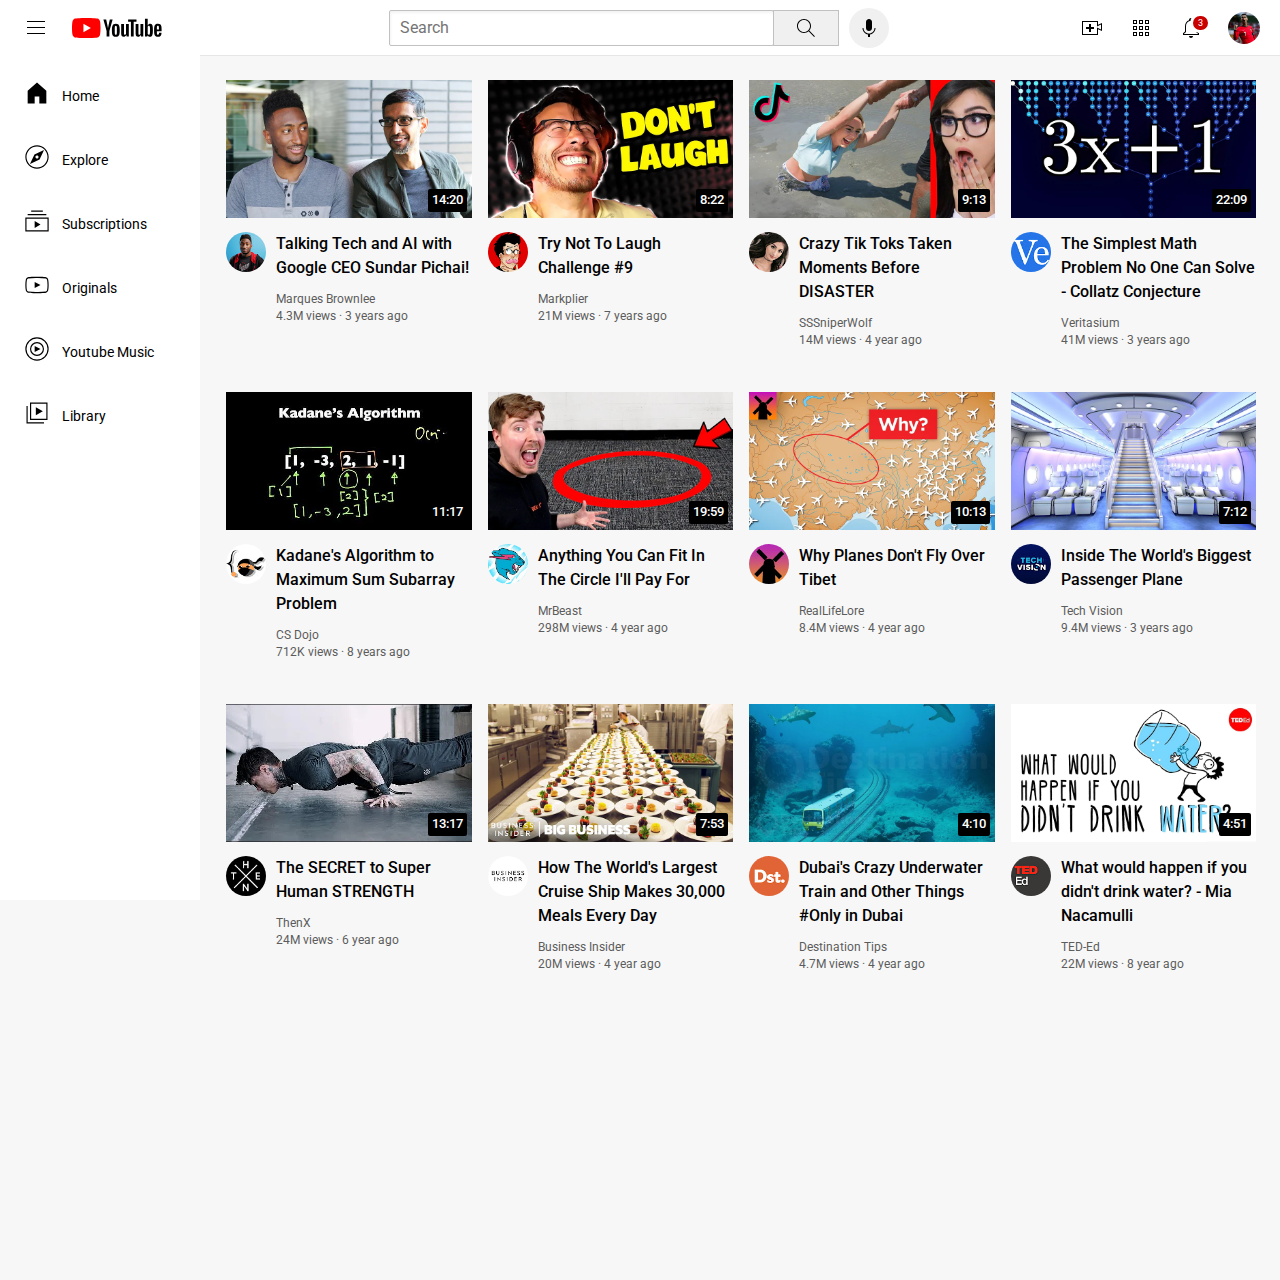
<file: index.html>
<!DOCTYPE html>
<html>

<head>
    <title>youtube.com clone</title>
    <link rel="preconnect" href="https://fonts.googleapis.com">
    <link rel="preconnect" href="https://fonts.gstatic.com" crossorigin>
    <link
        href="https://fonts.googleapis.com/css2?family=Roboto:ital,wght@0,100;0,300;0,400;0,500;0,700;0,900;1,100;1,300;1,400;1,500;1,700;1,900&display=swap"
        rel="stylesheet">
    <link rel="stylesheet" href="styles/video.css">
    <link rel="stylesheet" href="styles/header.css">
    <link rel="stylesheet" href="styles/general.css">

</head>

<body>
    <header class="header">
        <div class="left-section">
            <img class="hamburger-menu" src="icons/hamburger-menu.svg">
            <img class="youtube-logo" src="icons/youtube-logo.svg">
        </div>
        <div class="middle-section">
            <input class="search-bar" type="search" placeholder="Search">
            <button class="search-button"> <img class="search-icon" src="icons/search.svg">
                <div class="tooltip">Search</div>
            </button>
            <button class="voice-search-button"> <img class="voice-search-icon" src="icons/voice-search-icon.svg">
                <div class="tooltip">Search with your voice</div>
            </button>
        </div>
        <div class="right-section">
            <div class="upload-icon-container">
                <img class="upload-icon" src="icons/upload.svg">
                <div class="tooltip">Create</div>
            </div>
            <div class="youtube-apps-container">
                <img class="youtube-apps-icon" src="icons/youtube-apps.svg">
                <div class="tooltip">Youtube Apps</div>
            </div>
            <div class="notifications">

                <img class="notifications-icon" src="icons/notifications.svg">
                <div class="tooltip">Notifications</div>

                <div class="notifications-number">3</div>
            </div>
            <img class="current-user-profile" src="icons/ronaldo.jpg">
        </div>


    </header>
    <nav class="sidebar">
        <div class="icons-container">
            <img src="icons/home.svg">
            <div class="icon-name">Home</div>
        </div>
        <div class="icons-container">
            <img src="icons/explore.svg">
            <div class="icon-name">Explore</div>
        </div>
        <div class="icons-container">
            <img src="icons/subscriptions.svg">
            <div class="icon-name">Subscriptions</div>
        </div>
        <div class="icons-container">
            <img src="icons/originals.svg">
            <div class="icon-name">Originals</div>
        </div>
        <div class="icons-container">
            <img src="icons/youtube-music.svg">
            <div class="icon-name">Youtube Music</div>
        </div>
        <div class="icons-container">
            <img src="icons/library.svg">
            <div class="icon-name">Library</div>
        </div>
    </nav>

    <main class="gridding">
        <div class="video-1">
            <a class="thumbnail-row" href="https://www.youtube.com/watch?v=n2RNcPRtAiY">
                <img class="video-thumbnail" src="thumbnails/thumbnail-1.webp">
                <div class="duration">14:20</div>
            </a>

            <div class="row-2">

                <div class="picture-tooltip-column-1">
                    <div class="profile-container">
                        <a href="https://www.youtube.com/c/mkbhd">
                            <img class="profile" src="channel-profiles/channel-1.jpeg">

                        </a>
                        <div class="profile-tooltip-container">
                            <img class="tooltip-profile" src="channel-profiles/channel-1.jpeg">
                            <div class="tooltip-column-2">
                                <div class="tooltip-name"> Marques Brownlee</div>
                                <div class="tooltip-stats"> 19.5M subscribers</div>
                            </div>
                        </div>
                    </div>
                </div>

                <div class="video-info">
                    <a href="https://www.youtube.com/watch?v=n2RNcPRtAiY" target="_blank" class="video-title-link">
                        <p class="video-title"> Talking Tech and AI with Google CEO Sundar Pichai!</p>
                    </a>
                    <a class="video-title-link" href="https://www.youtube.com/c/mkbhd">
                        <p class="video-author"> Marques Brownlee</p>
                    </a>
                    <p class="video-stats"> 4.3M views &middot; 3 years ago</p>
                </div>

            </div>



        </div>
        <div class="video-1">
            <a class="thumbnail-row" href="https://www.youtube.com/watch?v=mP0RAo9SKZk">
                <img class="video-thumbnail" src="thumbnails/thumbnail-2.webp">
                <div class="duration">8:22</div>
            </a>
            <div class="row-2">
                <div class="picture-tooltip-column-1">
                    <div class="profile-container">
                        <a href="https://www.youtube.com/c/markiplier">
                            <img class="profile" src="channel-profiles/channel-2.jpeg">

                        </a>
                        <div class="profile-tooltip-container">
                            <img class="tooltip-profile" src="channel-profiles/channel-2.jpeg">
                            <div class="tooltip-column-2">
                                <div class="tooltip-name">Markplier</div>
                                <div class="tooltip-stats"> 37M subscribers</div>
                            </div>
                        </div>
                    </div>
                </div>
                <div class="video-info">
                    <a href="https://www.youtube.com/watch?v=mP0RAo9SKZk" target="_blank" class="video-title-link">

                        <p class="video-title"> Try Not To Laugh Challenge #9</p>
                    </a>
                    <a class="video-title-link" href="https://www.youtube.com/c/markiplier">

                        <p class="video-author"> Markplier</p>
                    </a>
                    <p class="video-stats"> 21M views &middot; 7 years ago</p>
                </div>

            </div>

        </div>
        <div class="video-1">
            <a class="thumbnail-row" href="https://www.youtube.com/watch?v=FgjPQQeTh1w">
                <img class="video-thumbnail" src="thumbnails/thumbnail-3.webp">
                <div class="duration">9:13</div>
            </a>
            <div class="row-2">
                <div class="picture-tooltip-column-1">
                    <div class="profile-container">
                        <a href="https://www.youtube.com/user/SSSniperWolf">
                            <img class="profile" src="channel-profiles/channel-3.jpeg">

                        </a>
                        <div class="profile-tooltip-container">
                            <img class="tooltip-profile" src="channel-profiles/channel-3.jpeg">
                            <div class="tooltip-column-2">
                                <div class="tooltip-name">SSSniperWolf</div>
                                <div class="tooltip-stats"> 34.6M subscribers</div>
                            </div>
                        </div>
                    </div>
                </div>
                <div class="video-info">
                    <a href="https://www.youtube.com/watch?v=FgjPQQeTh1w" target="_blank" class="video-title-link">
                        <p class="video-title">Crazy Tik Toks Taken Moments Before DISASTER</p>
                    </a>
                    <a class="video-title-link" href="https://www.youtube.com/user/SSSniperWolf">

                        <p class="video-author"> SSSniperWolf</p>
                    </a>
                    <p class="video-stats"> 14M views &middot; 4 year ago</p>
                </div>

            </div>

        </div>
        <div class="video-1">
            <a class="thumbnail-row" href="https://www.youtube.com/watch?v=094y1Z2wpJg">
                <img class="video-thumbnail" src="thumbnails/thumbnail-4.webp">
                <div class="duration">22:09</div>
            </a>
            <div class="row-2">
                <div class="picture-tooltip-column-1">
                    <div class="profile-container">
                        <a href="https://www.youtube.com/c/veritasium">
                            <img class="profile" src="channel-profiles/channel-4.jpeg">

                        </a>
                        <div class="profile-tooltip-container">
                            <img class="tooltip-profile" src="channel-profiles/channel-4.jpeg">
                            <div class="tooltip-column-2">
                                <div class="tooltip-name"> Veritasium</div>
                                <div class="tooltip-stats"> 16.2M subscribers</div>
                            </div>
                        </div>
                    </div>
                </div>
                <div class="video-info">
                    <a href="https://www.youtube.com/watch?v=094y1Z2wpJg" target="_blank" class="video-title-link">

                        <p class="video-title">The Simplest Math Problem No One Can Solve - Collatz Conjecture</p>
                    </a>
                    <a class="video-title-link" href="https://www.youtube.com/c/veritasium">

                        <p class="video-author">Veritasium</p>
                    </a>
                    <p class="video-stats">
                        41M views &middot; 3 years ago</p>
                </div>

            </div>

        </div>
        <div class="video-1">
            <a class="thumbnail-row" href="https://www.youtube.com/watch?v=86CQq3pKSUw">
                <img class="video-thumbnail" src="thumbnails/thumbnail-5.webp">
                <div class="duration">11:17</div>
            </a>
            <div class="row-2">
                <div class="picture-tooltip-column-1">
                    <div class="profile-container">
                        <a href="https://www.youtube.com/c/CSDojo">
                            <img class="profile" src="channel-profiles/channel-5.jpeg">

                        </a>
                        <div class="profile-tooltip-container">
                            <img class="tooltip-profile" src="channel-profiles/channel-5.jpeg">
                            <div class="tooltip-column-2">
                                <div class="tooltip-name">CS Dojo</div>
                                <div class="tooltip-stats"> 1.94M subscribers</div>
                            </div>
                        </div>
                    </div>
                </div>
                <div class="video-info">
                    <a href="https://www.youtube.com/watch?v=86CQq3pKSUw" target="_blank" class="video-title-link">
                        <p class="video-title">Kadane's Algorithm to Maximum Sum Subarray Problem</p>

                    </a>
                    <a class="video-title-link" href="https://www.youtube.com/c/CSDojo">

                        <p class="video-author"> CS Dojo</p>
                    </a>
                    <p class="video-stats">
                        712K views &middot; 8 years ago</p>
                </div>

            </div>

        </div>
        <div class="video-1">
            <a class="thumbnail-row" href="https://www.youtube.com/watch?v=yXWw0_UfSFg">
                <img class="video-thumbnail" src="thumbnails/thumbnail-6.webp">
                <div class="duration">19:59</div>
            </a>
            <div class="row-2">
                <div class="picture-tooltip-column-1">
                    <div class="profile-container">
                        <a href="https://www.youtube.com/channel/UCX6OQ3DkcsbYNE6H8uQQuVA">
                            <img class="profile" src="channel-profiles/channel-6.jpeg">

                        </a>
                        <div class="profile-tooltip-container">
                            <img class="tooltip-profile" src="channel-profiles/channel-6.jpeg">
                            <div class="tooltip-column-2">
                                <div class="tooltip-name"> MrBeast</div>
                                <div class="tooltip-stats"> 318M subscribers</div>
                            </div>
                        </div>
                    </div>
                </div>
                <div class="video-info">
                    <a href="https://www.youtube.com/watch?v=yXWw0_UfSFg" target="_blank" class="video-title-link">


                        <p class="video-title">
                            Anything You Can Fit In The Circle I&#39;ll Pay For</p>
                    </a>
                    <a class="video-title-link" href="https://www.youtube.com/channel/UCX6OQ3DkcsbYNE6H8uQQuVA">

                        <p class="video-author">MrBeast</p>
                    </a>
                    <p class="video-stats"> 298M views &middot; 4 year ago</p>
                </div>
            </div>
        </div>



        <div class="video-1">
            <a class="thumbnail-row" href="https://www.youtube.com/watch?v=fNVa1qMbF9Y">
                <img class="video-thumbnail" src="thumbnails/thumbnail-7.webp">
                <div class="duration">10:13</div>
            </a>
            <div class="row-2">
                <div class="picture-tooltip-column-1">
                    <div class="profile-container">
                        <a href="https://www.youtube.com/channel/UCP5tjEmvPItGyLhmjdwP7Ww">
                            <img class="profile" src="channel-profiles/channel-7.jpeg">

                        </a>
                        <div class="profile-tooltip-container">
                            <img class="tooltip-profile" src="channel-profiles/channel-7.jpeg">
                            <div class="tooltip-column-2">
                                <div class="tooltip-name"> RealLifeLore</div>
                                <div class="tooltip-stats"> 7.59M subscribers</div>
                            </div>
                        </div>
                    </div>
                </div>
                <div class="video-info">
                    <a href="https://www.youtube.com/watch?v=fNVa1qMbF9Y" target="_blank" class="video-title-link">

                        <p class="video-title">Why Planes Don't Fly Over Tibet</p>
                    </a>
                    <a class="video-title-link" href="https://www.youtube.com/channel/UCP5tjEmvPItGyLhmjdwP7Ww">

                        <p class="video-author">RealLifeLore</p>
                    </a>
                    <p class="video-stats"> 8.4M views &middot; 4 year ago</p>
                </div>

            </div>

        </div>
        <div class="video-1">
            <a class="thumbnail-row" href="https://www.youtube.com/watch?v=lFm4EM1juls">
                <img class="video-thumbnail" src="thumbnails/thumbnail-8.webp">
                <div class="duration">7:12</div>
            </a>
            <div class="row-2">
                <div class="picture-tooltip-column-1">
                    <div class="profile-container">
                        <a href="https://www.youtube.com/channel/UCHAK6CyegY22Zj2GWrcaIxg">
                            <img class="profile" src="channel-profiles/channel-8.jpeg">

                        </a>
                        <div class="profile-tooltip-container">
                            <img class="tooltip-profile" src="channel-profiles/channel-8.jpeg">
                            <div class="tooltip-column-2">
                                <div class="tooltip-name"> Tech Vision</div>
                                <div class="tooltip-stats"> 839k subscribers</div>
                            </div>
                        </div>
                    </div>
                </div>
                <div class="video-info">
                    <a href="https://www.youtube.com/watch?v=lFm4EM1juls" target="_blank" class="video-title-link">

                        <p class="video-title">
                            Inside The World's Biggest Passenger Plane</p>
                    </a>
                    <a class="video-title-link" href="https://www.youtube.com/channel/UCHAK6CyegY22Zj2GWrcaIxg">
                        <p class="video-author">Tech Vision</p>

                    </a>
                    <p class="video-stats"> 9.4M views &middot; 3 years ago</p>
                </div>

            </div>

        </div>
        <div class="video-1">
            <a class="thumbnail-row" href="https://www.youtube.com/watch?v=ixmxOlcrlUc">
                <img class="video-thumbnail" src="thumbnails/thumbnail-9.webp">
                <div class="duration">13:17</div>
            </a>
            <div class="row-2">
                <div class="picture-tooltip-column-1">
                    <div class="profile-container">
                        <a href="https://www.youtube.com/c/OFFICIALTHENXSTUDIOS">
                            <img class="profile" src="channel-profiles/channel-9.jpeg">

                        </a>
                        <div class="profile-tooltip-container">
                            <img class="tooltip-profile" src="channel-profiles/channel-9.jpeg">
                            <div class="tooltip-column-2">
                                <div class="tooltip-name">ThenX</div>
                                <div class="tooltip-stats"> 7.8M subscribers</div>
                            </div>
                        </div>
                    </div>
                </div>
                <div class="video-info">
                    <a href="https://www.youtube.com/watch?v=ixmxOlcrlUc" target="_blank" class="video-title-link">


                        <p class="video-title">
                            The SECRET to Super Human STRENGTH</p>
                    </a>
                    <a class="video-title-link" href="https://www.youtube.com/c/OFFICIALTHENXSTUDIOS">

                        <p class="video-author">ThenX</p>
                    </a>
                    <p class="video-stats"> 24M views &middot; 6 year ago</p>
                </div>
            </div>
        </div>


        <div class="video-1">
            <a class="thumbnail-row" href="https://www.youtube.com/watch?v=R2vXbFp5C9o">
                <img class="video-thumbnail" src="thumbnails/thumbnail-10.webp">
                <div class="duration">7:53</div>
            </a>
            <div class="row-2">
                <div class="picture-tooltip-column-1">
                    <div class="profile-container">
                        <a href="https://www.youtube.com/user/businessinsider">
                            <img class="profile" src="channel-profiles/channel-10.jpeg">

                        </a>
                        <div class="profile-tooltip-container">
                            <img class="tooltip-profile" src="channel-profiles/channel-10.jpeg">
                            <div class="tooltip-column-2">
                                <div class="tooltip-name"> Business Insider</div>
                                <div class="tooltip-stats"> 9.57M subscribers</div>
                            </div>
                        </div>
                    </div>
                </div>

                <div class="video-info">
                    <a href="https://www.youtube.com/watch?v=R2vXbFp5C9o" target="_blank" class="video-title-link">

                        <p class="video-title">
                            How The World's Largest Cruise Ship Makes 30,000 Meals Every Day</p>
                    </a>
                    <a class="video-title-link" href="https://www.youtube.com/user/businessinsider">

                        <p class="video-author">Business Insider</p>
                    </a>
                    <p class="video-stats"> 20M views &middot; 4 year ago</p>
                </div>

            </div>

        </div>
        <div class="video-1">
            <a class="thumbnail-row" href="https://www.youtube.com/watch?v=0nZuYyXET3s">
                <img class="video-thumbnail" src="thumbnails/thumbnail-11.webp">
                <div class="duration">4:10</div>
            </a>
            <div class="row-2">
                <div class="picture-tooltip-column-1">
                    <div class="profile-container">
                        <a href="https://www.youtube.com/c/Destinationtips">
                            <img class="profile" src="channel-profiles/channel-11.jpeg">

                        </a>
                        <div class="profile-tooltip-container">
                            <img class="tooltip-profile" src="channel-profiles/channel-11.jpeg">
                            <div class="tooltip-column-2">
                                <div class="tooltip-name">Destination Tip</div>
                                <div class="tooltip-stats"> 282k subscribers</div>
                            </div>
                        </div>
                    </div>
                </div>
                <div class="video-info">
                    <a href="https://www.youtube.com/watch?v=0nZuYyXET3s" target="_blank" class="video-title-link">


                        <p class="video-title">
                            Dubai's Crazy Underwater Train and Other Things #Only in Dubai</p>
                    </a>
                    <a class="video-title-link" href="https://www.youtube.com/c/Destinationtips">

                        <p class="video-author">Destination Tips</p>
                    </a>
                    <p class="video-stats"> 4.7M views &middot; 4 year ago</p>
                </div>

            </div>

        </div>
        <div class="video-1">
            <a class="thumbnail-row" href="https://www.youtube.com/watch?v=9iMGFqMmUFs">
                <img class="video-thumbnail" src="thumbnails/thumbnail-12.webp">
                <div class="duration">4:51</div>
            </a>
            <div class="row-2">
                <div class="picture-tooltip-column-1">
                    <div class="profile-container">
                        <a href="https://www.youtube.com/teded">
                            <img class="profile" src="channel-profiles/channel-12.jpeg">

                        </a>
                        <div class="profile-tooltip-container">
                            <img class="tooltip-profile" src="channel-profiles/channel-12.jpeg">
                            <div class="tooltip-column-2">
                                <div class="tooltip-name"> Marques Brownlee</div>
                                <div class="tooltip-stats"> 20.4M subscribers</div>
                            </div>
                        </div>
                    </div>
                </div>
                <div class="video-info">
                    <a href="https://www.youtube.com/watch?v=9iMGFqMmUFs" target="_blank" class="video-title-link">

                        <p class="video-title">What would happen if you didn&apos;t drink water? - Mia Nacamulli</p>
                    </a>
                    <a class="video-title-link" href="https://www.youtube.com/teded">
                        <p class="video-author">TED-Ed</p>

                    </a>

                    <p class="video-stats"> 22M views &middot; 8 year ago</p>
                </div>
            </div>
        </div>
    </main>
</body>

</html>
</file>
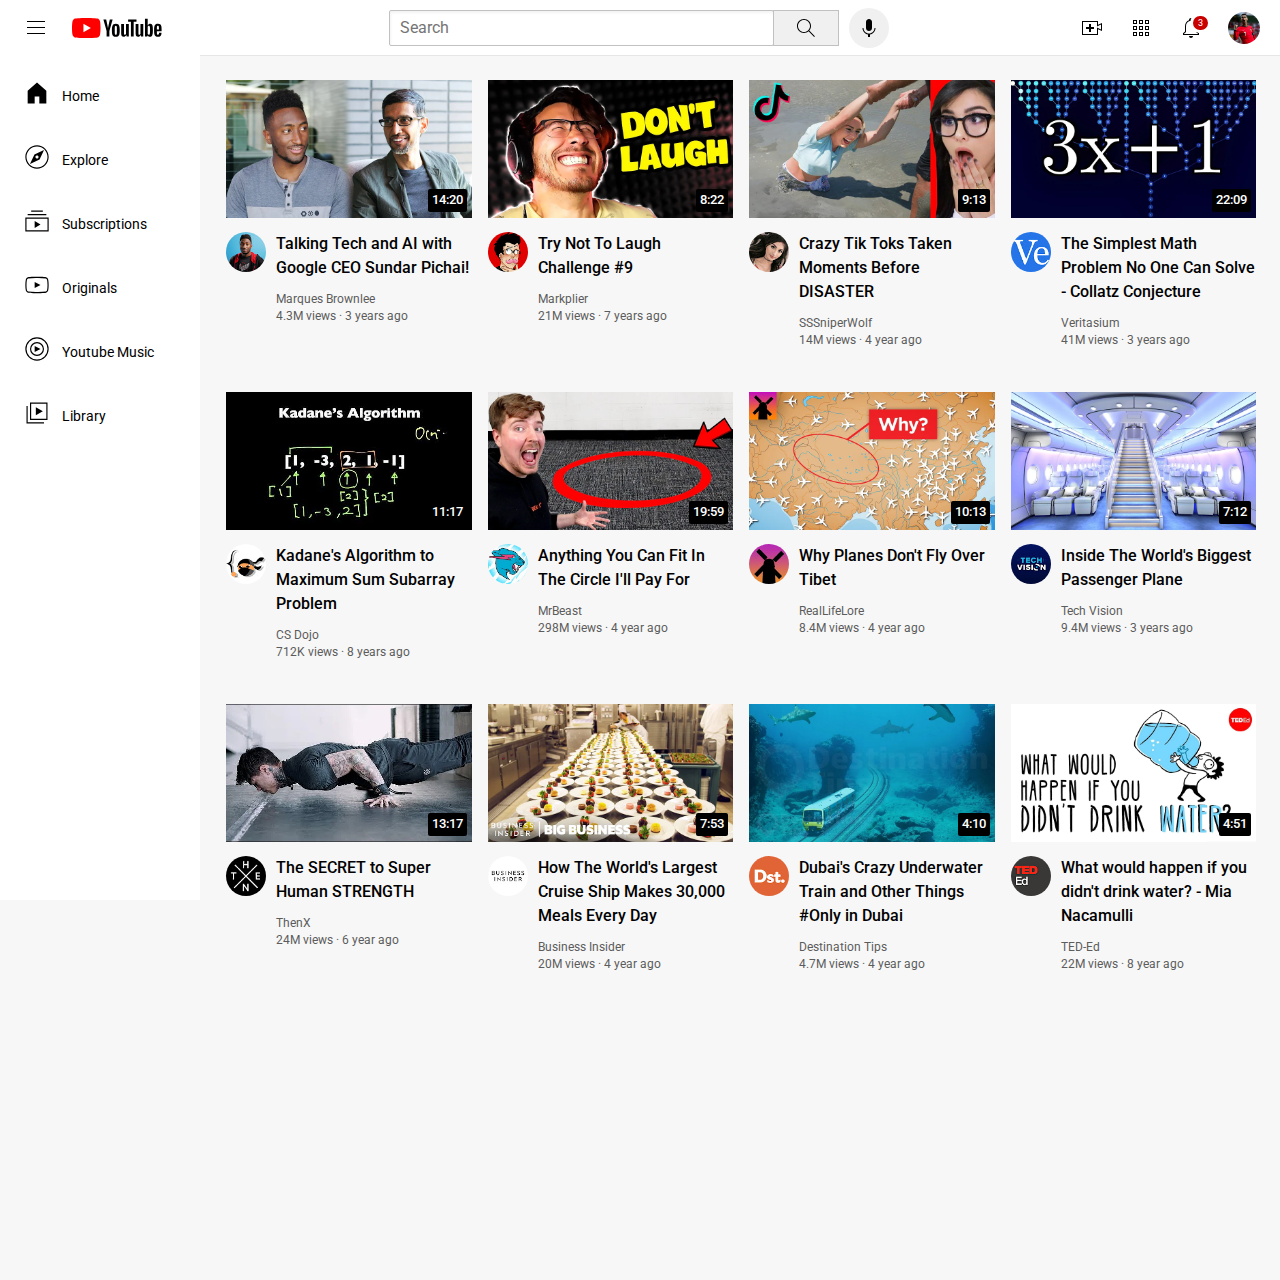
<file: youtube.html>
<!DOCTYPE html>
<html>

<head>
    <title>youtube.com Clone</title>
    <link rel="preconnect" href="https://fonts.googleapis.com">
    <link rel="preconnect" href="https://fonts.gstatic.com" crossorigin>
    <link
        href="https://fonts.googleapis.com/css2?family=Roboto:ital,wght@0,100;0,300;0,400;0,500;0,700;0,900;1,100;1,300;1,400;1,500;1,700;1,900&display=swap"
        rel="stylesheet">
    <link rel="stylesheet" href="styles/video.css">
    <link rel="stylesheet" href="styles/header.css">
    <link rel="stylesheet" href="styles/general.css">

</head>

<body>
    <header class="header">
        <div class="left-section">
            <img class="hamburger-menu" src="icons/hamburger-menu.svg">
            <img class="youtube-logo" src="icons/youtube-logo.svg">
        </div>
        <div class="middle-section">
            <input class="search-bar" type="search" placeholder="Search">
            <button class="search-button"> <img class="search-icon" src="icons/search.svg">
                <div class="tooltip">Search</div>
            </button>
            <button class="voice-search-button"> <img class="voice-search-icon" src="icons/voice-search-icon.svg">
                <div class="tooltip">Search with your voice</div>
            </button>
        </div>
        <div class="right-section">
            <div class="upload-icon-container">
                <img class="upload-icon" src="icons/upload.svg">
                <div class="tooltip">Create</div>
            </div>
            <div class="youtube-apps-container">
                <img class="youtube-apps-icon" src="icons/youtube-apps.svg">
                <div class="tooltip">Youtube Apps</div>
            </div>
            <div class="notifications">

                <img class="notifications-icon" src="icons/notifications.svg">
                <div class="tooltip">Notifications</div>

                <div class="notifications-number">3</div>
            </div>
            <img class="current-user-profile" src="icons/ronaldo.jpg">
        </div>


    </header>
    <nav class="sidebar">
        <div class="icons-container">
            <img src="icons/home.svg">
            <div class="icon-name">Home</div>
        </div>
        <div class="icons-container">
            <img src="icons/explore.svg">
            <div class="icon-name">Explore</div>
        </div>
        <div class="icons-container">
            <img src="icons/subscriptions.svg">
            <div class="icon-name">Subscriptions</div>
        </div>
        <div class="icons-container">
            <img src="icons/originals.svg">
            <div class="icon-name">Originals</div>
        </div>
        <div class="icons-container">
            <img src="icons/youtube-music.svg">
            <div class="icon-name">Youtube Music</div>
        </div>
        <div class="icons-container">
            <img src="icons/library.svg">
            <div class="icon-name">Library</div>
        </div>
    </nav>

    <main class="gridding">
        <div class="video-1">
            <a class="thumbnail-row" href="https://www.youtube.com/watch?v=n2RNcPRtAiY">
                <img class="video-thumbnail" src="thumbnails/thumbnail-1.webp">
                <div class="duration">14:20</div>
            </a>

            <div class="row-2">

                <div class="picture-tooltip-column-1">
                    <div class="profile-container">
                        <a href="https://www.youtube.com/c/mkbhd">
                            <img class="profile" src="channel-profiles/channel-1.jpeg">

                        </a>
                        <div class="profile-tooltip-container">
                            <img class="tooltip-profile" src="channel-profiles/channel-1.jpeg">
                            <div class="tooltip-column-2">
                                <div class="tooltip-name"> Marques Brownlee</div>
                                <div class="tooltip-stats"> 19.5M subscribers</div>
                            </div>
                        </div>
                    </div>
                </div>

                <div class="video-info">
                    <a href="https://www.youtube.com/watch?v=n2RNcPRtAiY" target="_blank" class="video-title-link">
                        <p class="video-title"> Talking Tech and AI with Google CEO Sundar Pichai!</p>
                    </a>
                    <a class="video-title-link" href="https://www.youtube.com/c/mkbhd">
                        <p class="video-author"> Marques Brownlee</p>
                    </a>
                    <p class="video-stats"> 4.3M views &middot; 3 years ago</p>
                </div>

            </div>



        </div>
        <div class="video-1">
            <a class="thumbnail-row" href="https://www.youtube.com/watch?v=mP0RAo9SKZk">
                <img class="video-thumbnail" src="thumbnails/thumbnail-2.webp">
                <div class="duration">8:22</div>
            </a>
            <div class="row-2">
                <div class="picture-tooltip-column-1">
                    <div class="profile-container">
                        <a href="https://www.youtube.com/c/markiplier">
                            <img class="profile" src="channel-profiles/channel-2.jpeg">

                        </a>
                        <div class="profile-tooltip-container">
                            <img class="tooltip-profile" src="channel-profiles/channel-2.jpeg">
                            <div class="tooltip-column-2">
                                <div class="tooltip-name">Markplier</div>
                                <div class="tooltip-stats"> 37M subscribers</div>
                            </div>
                        </div>
                    </div>
                </div>
                <div class="video-info">
                    <a href="https://www.youtube.com/watch?v=mP0RAo9SKZk" target="_blank" class="video-title-link">

                        <p class="video-title"> Try Not To Laugh Challenge #9</p>
                    </a>
                    <a class="video-title-link" href="https://www.youtube.com/c/markiplier">

                        <p class="video-author"> Markplier</p>
                    </a>
                    <p class="video-stats"> 21M views &middot; 7 years ago</p>
                </div>

            </div>

        </div>
        <div class="video-1">
            <a class="thumbnail-row" href="https://www.youtube.com/watch?v=FgjPQQeTh1w">
                <img class="video-thumbnail" src="thumbnails/thumbnail-3.webp">
                <div class="duration">9:13</div>
            </a>
            <div class="row-2">
                <div class="picture-tooltip-column-1">
                    <div class="profile-container">
                        <a href="https://www.youtube.com/user/SSSniperWolf">
                            <img class="profile" src="channel-profiles/channel-3.jpeg">

                        </a>
                        <div class="profile-tooltip-container">
                            <img class="tooltip-profile" src="channel-profiles/channel-3.jpeg">
                            <div class="tooltip-column-2">
                                <div class="tooltip-name">SSSniperWolf</div>
                                <div class="tooltip-stats"> 34.6M subscribers</div>
                            </div>
                        </div>
                    </div>
                </div>
                <div class="video-info">
                    <a href="https://www.youtube.com/watch?v=FgjPQQeTh1w" target="_blank" class="video-title-link">
                        <p class="video-title">Crazy Tik Toks Taken Moments Before DISASTER</p>
                    </a>
                    <a class="video-title-link" href="https://www.youtube.com/user/SSSniperWolf">

                        <p class="video-author"> SSSniperWolf</p>
                    </a>
                    <p class="video-stats"> 14M views &middot; 4 year ago</p>
                </div>

            </div>

        </div>
        <div class="video-1">
            <a class="thumbnail-row" href="https://www.youtube.com/watch?v=094y1Z2wpJg">
                <img class="video-thumbnail" src="thumbnails/thumbnail-4.webp">
                <div class="duration">22:09</div>
            </a>
            <div class="row-2">
                <div class="picture-tooltip-column-1">
                    <div class="profile-container">
                        <a href="https://www.youtube.com/c/veritasium">
                            <img class="profile" src="channel-profiles/channel-4.jpeg">

                        </a>
                        <div class="profile-tooltip-container">
                            <img class="tooltip-profile" src="channel-profiles/channel-4.jpeg">
                            <div class="tooltip-column-2">
                                <div class="tooltip-name"> Veritasium</div>
                                <div class="tooltip-stats"> 16.2M subscribers</div>
                            </div>
                        </div>
                    </div>
                </div>
                <div class="video-info">
                    <a href="https://www.youtube.com/watch?v=094y1Z2wpJg" target="_blank" class="video-title-link">

                        <p class="video-title">The Simplest Math Problem No One Can Solve - Collatz Conjecture</p>
                    </a>
                    <a class="video-title-link" href="https://www.youtube.com/c/veritasium">

                        <p class="video-author">Veritasium</p>
                    </a>
                    <p class="video-stats">
                        41M views &middot; 3 years ago</p>
                </div>

            </div>

        </div>
        <div class="video-1">
            <a class="thumbnail-row" href="https://www.youtube.com/watch?v=86CQq3pKSUw">
                <img class="video-thumbnail" src="thumbnails/thumbnail-5.webp">
                <div class="duration">11:17</div>
            </a>
            <div class="row-2">
                <div class="picture-tooltip-column-1">
                    <div class="profile-container">
                        <a href="https://www.youtube.com/c/CSDojo">
                            <img class="profile" src="channel-profiles/channel-5.jpeg">

                        </a>
                        <div class="profile-tooltip-container">
                            <img class="tooltip-profile" src="channel-profiles/channel-5.jpeg">
                            <div class="tooltip-column-2">
                                <div class="tooltip-name">CS Dojo</div>
                                <div class="tooltip-stats"> 1.94M subscribers</div>
                            </div>
                        </div>
                    </div>
                </div>
                <div class="video-info">
                    <a href="https://www.youtube.com/watch?v=86CQq3pKSUw" target="_blank" class="video-title-link">
                        <p class="video-title">Kadane's Algorithm to Maximum Sum Subarray Problem</p>

                    </a>
                    <a class="video-title-link" href="https://www.youtube.com/c/CSDojo">

                        <p class="video-author"> CS Dojo</p>
                    </a>
                    <p class="video-stats">
                        712K views &middot; 8 years ago</p>
                </div>

            </div>

        </div>
        <div class="video-1">
            <a class="thumbnail-row" href="https://www.youtube.com/watch?v=yXWw0_UfSFg">
                <img class="video-thumbnail" src="thumbnails/thumbnail-6.webp">
                <div class="duration">19:59</div>
            </a>
            <div class="row-2">
                <div class="picture-tooltip-column-1">
                    <div class="profile-container">
                        <a href="https://www.youtube.com/channel/UCX6OQ3DkcsbYNE6H8uQQuVA">
                            <img class="profile" src="channel-profiles/channel-6.jpeg">

                        </a>
                        <div class="profile-tooltip-container">
                            <img class="tooltip-profile" src="channel-profiles/channel-6.jpeg">
                            <div class="tooltip-column-2">
                                <div class="tooltip-name"> MrBeast</div>
                                <div class="tooltip-stats"> 318M subscribers</div>
                            </div>
                        </div>
                    </div>
                </div>
                <div class="video-info">
                    <a href="https://www.youtube.com/watch?v=yXWw0_UfSFg" target="_blank" class="video-title-link">


                        <p class="video-title">
                            Anything You Can Fit In The Circle I&#39;ll Pay For</p>
                    </a>
                    <a class="video-title-link" href="https://www.youtube.com/channel/UCX6OQ3DkcsbYNE6H8uQQuVA">

                        <p class="video-author">MrBeast</p>
                    </a>
                    <p class="video-stats"> 298M views &middot; 4 year ago</p>
                </div>
            </div>
        </div>



        <div class="video-1">
            <a class="thumbnail-row" href="https://www.youtube.com/watch?v=fNVa1qMbF9Y">
                <img class="video-thumbnail" src="thumbnails/thumbnail-7.webp">
                <div class="duration">10:13</div>
            </a>
            <div class="row-2">
                <div class="picture-tooltip-column-1">
                    <div class="profile-container">
                        <a href="https://www.youtube.com/channel/UCP5tjEmvPItGyLhmjdwP7Ww">
                            <img class="profile" src="channel-profiles/channel-7.jpeg">

                        </a>
                        <div class="profile-tooltip-container">
                            <img class="tooltip-profile" src="channel-profiles/channel-7.jpeg">
                            <div class="tooltip-column-2">
                                <div class="tooltip-name"> RealLifeLore</div>
                                <div class="tooltip-stats"> 7.59M subscribers</div>
                            </div>
                        </div>
                    </div>
                </div>
                <div class="video-info">
                    <a href="https://www.youtube.com/watch?v=fNVa1qMbF9Y" target="_blank" class="video-title-link">

                        <p class="video-title">Why Planes Don't Fly Over Tibet</p>
                    </a>
                    <a class="video-title-link" href="https://www.youtube.com/channel/UCP5tjEmvPItGyLhmjdwP7Ww">

                        <p class="video-author">RealLifeLore</p>
                    </a>
                    <p class="video-stats"> 8.4M views &middot; 4 year ago</p>
                </div>

            </div>

        </div>
        <div class="video-1">
            <a class="thumbnail-row" href="https://www.youtube.com/watch?v=lFm4EM1juls">
                <img class="video-thumbnail" src="thumbnails/thumbnail-8.webp">
                <div class="duration">7:12</div>
            </a>
            <div class="row-2">
                <div class="picture-tooltip-column-1">
                    <div class="profile-container">
                        <a href="https://www.youtube.com/channel/UCHAK6CyegY22Zj2GWrcaIxg">
                            <img class="profile" src="channel-profiles/channel-8.jpeg">

                        </a>
                        <div class="profile-tooltip-container">
                            <img class="tooltip-profile" src="channel-profiles/channel-8.jpeg">
                            <div class="tooltip-column-2">
                                <div class="tooltip-name"> Tech Vision</div>
                                <div class="tooltip-stats"> 839k subscribers</div>
                            </div>
                        </div>
                    </div>
                </div>
                <div class="video-info">
                    <a href="https://www.youtube.com/watch?v=lFm4EM1juls" target="_blank" class="video-title-link">

                        <p class="video-title">
                            Inside The World's Biggest Passenger Plane</p>
                    </a>
                    <a class="video-title-link" href="https://www.youtube.com/channel/UCHAK6CyegY22Zj2GWrcaIxg">
                        <p class="video-author">Tech Vision</p>

                    </a>
                    <p class="video-stats"> 9.4M views &middot; 3 years ago</p>
                </div>

            </div>

        </div>
        <div class="video-1">
            <a class="thumbnail-row" href="https://www.youtube.com/watch?v=ixmxOlcrlUc">
                <img class="video-thumbnail" src="thumbnails/thumbnail-9.webp">
                <div class="duration">13:17</div>
            </a>
            <div class="row-2">
                <div class="picture-tooltip-column-1">
                    <div class="profile-container">
                        <a href="https://www.youtube.com/c/OFFICIALTHENXSTUDIOS">
                            <img class="profile" src="channel-profiles/channel-9.jpeg">

                        </a>
                        <div class="profile-tooltip-container">
                            <img class="tooltip-profile" src="channel-profiles/channel-9.jpeg">
                            <div class="tooltip-column-2">
                                <div class="tooltip-name">ThenX</div>
                                <div class="tooltip-stats"> 7.8M subscribers</div>
                            </div>
                        </div>
                    </div>
                </div>
                <div class="video-info">
                    <a href="https://www.youtube.com/watch?v=ixmxOlcrlUc" target="_blank" class="video-title-link">


                        <p class="video-title">
                            The SECRET to Super Human STRENGTH</p>
                    </a>
                    <a class="video-title-link" href="https://www.youtube.com/c/OFFICIALTHENXSTUDIOS">

                        <p class="video-author">ThenX</p>
                    </a>
                    <p class="video-stats"> 24M views &middot; 6 year ago</p>
                </div>
            </div>
        </div>


        <div class="video-1">
            <a class="thumbnail-row" href="https://www.youtube.com/watch?v=R2vXbFp5C9o">
                <img class="video-thumbnail" src="thumbnails/thumbnail-10.webp">
                <div class="duration">7:53</div>
            </a>
            <div class="row-2">
                <div class="picture-tooltip-column-1">
                    <div class="profile-container">
                        <a href="https://www.youtube.com/user/businessinsider">
                            <img class="profile" src="channel-profiles/channel-10.jpeg">

                        </a>
                        <div class="profile-tooltip-container">
                            <img class="tooltip-profile" src="channel-profiles/channel-10.jpeg">
                            <div class="tooltip-column-2">
                                <div class="tooltip-name"> Business Insider</div>
                                <div class="tooltip-stats"> 9.57M subscribers</div>
                            </div>
                        </div>
                    </div>
                </div>

                <div class="video-info">
                    <a href="https://www.youtube.com/watch?v=R2vXbFp5C9o" target="_blank" class="video-title-link">

                        <p class="video-title">
                            How The World's Largest Cruise Ship Makes 30,000 Meals Every Day</p>
                    </a>
                    <a class="video-title-link" href="https://www.youtube.com/user/businessinsider">

                        <p class="video-author">Business Insider</p>
                    </a>
                    <p class="video-stats"> 20M views &middot; 4 year ago</p>
                </div>

            </div>

        </div>
        <div class="video-1">
            <a class="thumbnail-row" href="https://www.youtube.com/watch?v=0nZuYyXET3s">
                <img class="video-thumbnail" src="thumbnails/thumbnail-11.webp">
                <div class="duration">4:10</div>
            </a>
            <div class="row-2">
                <div class="picture-tooltip-column-1">
                    <div class="profile-container">
                        <a href="https://www.youtube.com/c/Destinationtips">
                            <img class="profile" src="channel-profiles/channel-11.jpeg">

                        </a>
                        <div class="profile-tooltip-container">
                            <img class="tooltip-profile" src="channel-profiles/channel-11.jpeg">
                            <div class="tooltip-column-2">
                                <div class="tooltip-name">Destination Tip</div>
                                <div class="tooltip-stats"> 282k subscribers</div>
                            </div>
                        </div>
                    </div>
                </div>
                <div class="video-info">
                    <a href="https://www.youtube.com/watch?v=0nZuYyXET3s" target="_blank" class="video-title-link">


                        <p class="video-title">
                            Dubai's Crazy Underwater Train and Other Things #Only in Dubai</p>
                    </a>
                    <a class="video-title-link" href="https://www.youtube.com/c/Destinationtips">

                        <p class="video-author">Destination Tips</p>
                    </a>
                    <p class="video-stats"> 4.7M views &middot; 4 year ago</p>
                </div>

            </div>

        </div>
        <div class="video-1">
            <a class="thumbnail-row" href="https://www.youtube.com/watch?v=9iMGFqMmUFs">
                <img class="video-thumbnail" src="thumbnails/thumbnail-12.webp">
                <div class="duration">4:51</div>
            </a>
            <div class="row-2">
                <div class="picture-tooltip-column-1">
                    <div class="profile-container">
                        <a href="https://www.youtube.com/teded">
                            <img class="profile" src="channel-profiles/channel-12.jpeg">

                        </a>
                        <div class="profile-tooltip-container">
                            <img class="tooltip-profile" src="channel-profiles/channel-12.jpeg">
                            <div class="tooltip-column-2">
                                <div class="tooltip-name"> Marques Brownlee</div>
                                <div class="tooltip-stats"> 20.4M subscribers</div>
                            </div>
                        </div>
                    </div>
                </div>
                <div class="video-info">
                    <a href="https://www.youtube.com/watch?v=9iMGFqMmUFs" target="_blank" class="video-title-link">

                        <p class="video-title">What would happen if you didn&apos;t drink water? - Mia Nacamulli</p>
                    </a>
                    <a class="video-title-link" href="https://www.youtube.com/teded">
                        <p class="video-author">TED-Ed</p>

                    </a>

                    <p class="video-stats"> 22M views &middot; 8 year ago</p>
                </div>
            </div>
        </div>
    </main>
</body>

</html>
</file>
<file: styles/video.css>
.video-thumbnail {
    width: 100%;
    cursor: pointer;
}

.profile {
    width: 100%;
    border-radius: 40px;
    cursor: pointer;
}



p {
    margin-top: 0px;
    margin-bottom: 0px;
}



.row-2 {
    padding-top: 10px;
    display: grid;
    grid-template-columns: 40px 1fr;
}

.video-author {
    font-size: 12px;
    color: rgb(92, 92, 92);
    margin-top: 12px;
    cursor: pointer;
}

.video-stats {
    font-size: 12px;
    color: rgb(92, 92, 92);
    margin-top: 3px;
}
.gridding{
    display: grid;
    grid-template-columns: 1fr 1fr 1fr;
    column-gap: 16px;
    row-gap: 45px;
}

.video-title {
    font-weight: 500;
    font-size: 14px;
    line-height: 20px;
    cursor: pointer;
}

@media (max-width:750px) {
    .gridding{
        grid-template-columns: 1fr 1fr;
    }
}

@media(min-width: 751px) and (max-width: 999px){
    .gridding{
        grid-template-columns: 1fr 1fr 1fr;
    }
}

@media (min-width: 1000px){
    .gridding{
        grid-template-columns: 1fr 1fr 1fr 1fr;
    }
}
@media(min-width: 1000px){
    .video-title{
        font-size: 16px;
        line-height: 24px;
    }
}
.video-info {
    padding-left: 10px;
    vertical-align: top;
}

.thumbnail-row{
    position: relative;
}
.duration{
    position: absolute;
    font-weight: 500;
    padding-top: 3px;
    padding-bottom: 5px;
    padding-left: 4px;
    padding-right: 4px;
    bottom: 10px;
    border-radius: 2px;
    right: 5px;
    font-size: 13px;
    background-color: black;
    color: white;

}
.video-title-link {
    text-decoration: none;
    color: black;
  }
.profile-container{
    position: relative;
  display: inline-block;
}
.profile-container:hover .profile-tooltip-container{
    opacity: 1;
}

.profile-tooltip-container{
    background-color: white;
  width: 200px;
  padding: 12px 12px;
  box-shadow: 2px 3px 10px rgba(0, 0, 0, 0.3);
  border-radius: 6px;
  position: absolute;
  top: 55px;
  z-index: 300;

  opacity: 0;
  pointer-events: none;

  display: flex;
  align-items: center;
  transition: opacity 0.25s;
}
.tooltip-profile{
    width: 50px;
    border-radius: 30px;
}
.tooltip-name{
    font-weight: 600;
}
.tooltip-stats{
    color: rgb(92, 92, 92);
    padding-top: 5px;
    font-size: 15px;
}
.tooltip-column-2{
    padding-left: 10px;
}
</file>
<file: styles/header.css>
.header {
    height: 55px;
    z-index: 100;
    display: flex;
    flex-direction: row;
    justify-content: space-between;
    position: fixed;
    background-color: white;
    top: 0px;
    right: 0px;
    left: 0px;
    border-bottom-width: 1px;
    border-bottom-style: solid;
    border-bottom-color: rgb(230, 230, 230);
}

.left-section {

    display: flex;
    align-items: center;
}

.hamburger-menu {
    height: 24px;
    margin-right: 24px;
    margin-left: 24px;
    cursor: pointer;
}

.youtube-logo {
    height: 20px;
    cursor: pointer;
}

.middle-section {
    margin-left: 70px;
    margin-right: 35px;
    max-width: 500px;
    flex: 1;
    display: flex;
    align-items: center;
}

.search-bar {
    flex: 1;
    width: 0px;
    height: 36px;
    padding-left: 10px;
    font-size: 16px;
    border-width: 1px;
    border-style: solid;
    border-color: rgb(193, 193, 193);
    border-radius: 2px;
    box-shadow: inset 1px 2px 3px rgba(0, 0, 0, 0.05);

}

.search-bar::placeholder {
    font-family: "Roboto", sans-serif;
    font-size: 16px;

}

.search-button {
    height: 36px;
    cursor: pointer;
    width: 66px;
    background-color: rgb(240, 240, 240);
    border-width: 1px;
    border-style: solid;
    border-color: rgb(193, 193, 193);
    margin-left: -1px;
    margin-right: 10px;
}

.search-button,
.voice-search-button,
.upload-icon-container,
.youtube-apps-container,
.notifications {
    position: relative;
    display: flex;
    justify-content: center;
    align-items: center;
}

.search-button .tooltip,
.voice-search-button .tooltip,
.upload-icon-container .tooltip,
.youtube-apps-container .tooltip,
.notifications .tooltip {
    position: absolute;
    border-radius: 2px;
    bottom: -48px;
    font-size: 13px;
    background-color: rgb(99, 99, 99);
    color: white;
    padding-top: 8px;
    padding-right: 8px;
    padding-bottom: 8px;
    padding-left: 8px;
    opacity: 0;
    transition: opacity 0.15s;
    pointer-events: none;
    white-space: nowrap;
}

.search-button:hover .tooltip,
.voice-search-button:hover .tooltip,
.upload-icon-container:hover .tooltip,
.youtube-apps-container:hover .tooltip,
.notifications:hover .tooltip {
    opacity: 0.9;
}

.search-icon {
    height: 24px;

}

.voice-search-button {
    height: 40px;
    width: 40px;
    cursor: pointer;
    border-radius: 20px;
    border: none;
    background-color: rgb(240, 240, 240);

}

.voice-search-icon {
    height: 24px;
}

.right-section {
    width: 180px;
    display: flex;
    align-items: center;
    justify-content: space-between;
    margin-right: 20px;
    flex-shrink: 0;
}

.upload-icon {
    height: 24px;
    cursor: pointer;
}

.youtube-apps-icon {
    height: 24px;
    cursor: pointer;
}

.notifications-icon {
    height: 24px;
    cursor: pointer;
}
.notifications {
    position: relative;
}

.notifications-number {
    position: absolute;
    top: -3px;
    right: -8px;
    background-color: rgb(201, 0, 0);
    color: white;
    font-size: 9px;
    padding-top: 2px;
    padding-bottom: 2px;
    padding-left: 5px;
    padding-right: 5px;
    border-radius: 10px;
    border-style: solid;
    border-color: white;
}

.current-user-profile {
    height: 32px;
    border-radius: 16px;
    cursor: pointer;
}

@media (max-width:1200px) {

    .sidebar {
        position: fixed;
        background-color: white;
        top: 55px;
        padding-top: 6px;
        bottom: 0px;
        left: 0px;
        width: 72px;
        z-index: 200;
    }

    .sidebar .icons-container {
        height: 76px;
        display: flex;
        cursor: pointer;
        align-items: center;
        flex-direction: column;
        justify-content: center;
    }

    .icons-container img {
        height: 24px;
    }

    .icon-name {
        margin-top: 5px;
        font-size: 10px;
    }

    .icons-container:hover {
        background-color: rgb(234, 234, 234);
    }

}
@media (min-width:1200.1px) {
    .sidebar {
        position: fixed;
        background-color: white;
        top: 55px;
        padding-top: 6px;
        bottom: 0px;
        left: 0px;
        width: 200px;
        z-index: 200;
    }

    .sidebar .icons-container {
        height: 64px;
        display: flex;
        cursor: pointer;
        align-items: center;
        flex-direction: row;
       
    }

    .icons-container img {
        height: 28px;
        margin-left: 12px;
        width: 50px;
        
    }

    .icon-name {
        margin-top: 5px;
        font-size: 14px;

    }

    .icons-container:hover {
        background-color: rgb(234, 234, 234);
    }
    

}
</file>
<file: styles/general.css>
div{
    font-family: "Roboto", sans-serif;
}
body{
    margin: 0px;
    padding-top: 80px;
    height: 1200px;
    
    padding-right: 24px;
    background-color: rgb(247, 247, 247);
}
@media (min-width:1200.1px){
    body{
        padding-left: 226px;
    }
}
@media (max-width:1200px){
    body{
        padding-left: 96px;
    }
}
</file>
